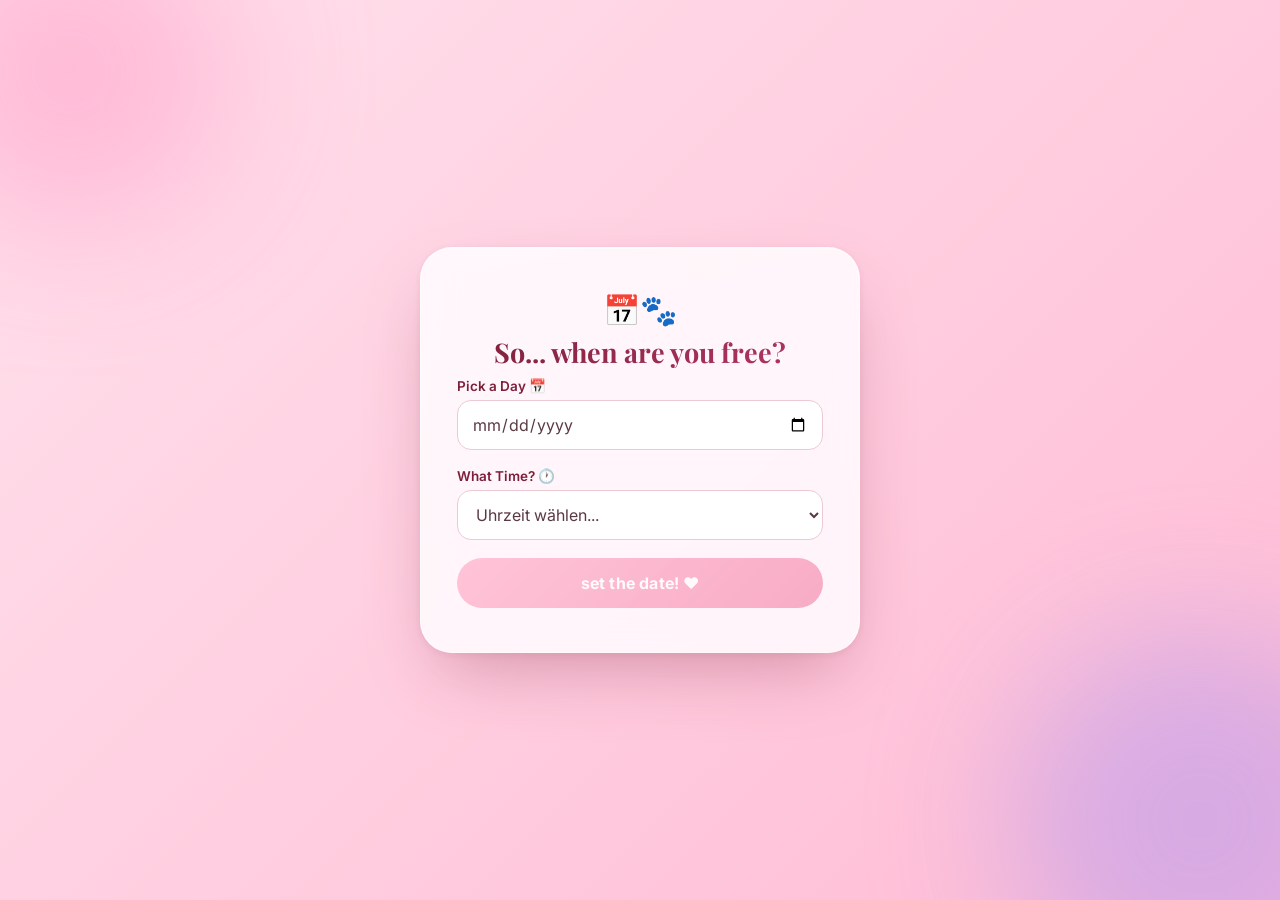
<file: date/index.html>
<!DOCTYPE html>
<html lang="en">
<head>
<meta charset="UTF-8" />
<meta name="viewport" content="width=device-width, initial-scale=1.0" />
<title>Will You Go On A Date With Me?</title>
<link rel="icon" href="data:image/svg+xml,<svg xmlns=%22http://www.w3.org/2000/svg%22 viewBox=%220 0 100 100%22><text y=%22.9em%22 font-size=%2290%22>🌸</text></svg>" />
<link rel="stylesheet" href="/style.css" />
</head>
<body>
  <div class="particles" id="particles" aria-hidden="true"></div>

  <main class="card">
    <div class="icon-row">📅🐾</div>
    <h1>So... when are you free?</h1>

    <div class="field">
      <label for="dayInput">Pick a Day 📅</label>
      <input type="date" id="dayInput" />
    </div>

    <div class="field">
      <label for="timeInput">What Time? 🕐</label>
      <select id="timeInput">
        <option value="">Uhrzeit wählen...</option>
        <option value="00:00">00:00</option>
        <option value="01:00">01:00</option>
        <option value="02:00">02:00</option>
        <option value="03:00">03:00</option>
        <option value="04:00">04:00</option>
        <option value="05:00">05:00</option>
        <option value="06:00">06:00</option>
        <option value="07:00">07:00</option>
        <option value="08:00">08:00</option>
        <option value="09:00">09:00</option>
        <option value="10:00">10:00</option>
        <option value="11:00">11:00</option>
        <option value="12:00">12:00</option>
        <option value="13:00">13:00</option>
        <option value="14:00">14:00</option>
        <option value="16:00">16:00</option>
        <option value="18:00">18:00</option>
        <option value="19:00">19:00</option>
        <option value="20:00">20:00</option>
        <option value="21:00">21:00</option>
        <option value="22:00">22:00</option>
        <option value="23:00">23:00</option>
        <option value="24:00">20:00</option>
      </select>
    </div>

    <button id="setDateBtn" class="btn btn-yes btn-block" type="button" disabled>set the date! ♥</button>
  </main>

  <script src="/script.js"></script>
  <script>
    spawnParticles("particles", "♥", { interval: 700, minSize: 12, maxSize: 18, opacity: 0.3 });

    const dayInput = document.getElementById("dayInput");
    const timeInput = document.getElementById("timeInput");
    const setDateBtn = document.getElementById("setDateBtn");

    dayInput.value = loadDateChoice("day");
    timeInput.value = loadDateChoice("time");

    function checkReady() {
      setDateBtn.disabled = !(dayInput.value && timeInput.value);
    }
    checkReady();

    dayInput.addEventListener("input", checkReady);
    timeInput.addEventListener("change", checkReady);

    setDateBtn.addEventListener("click", async () => {
      if (setDateBtn.disabled) return;
      saveDateChoice("day", dayInput.value);
      saveDateChoice("time", timeInput.value);
      setDateBtn.disabled = true;
      setDateBtn.textContent = "wird gesendet...";
      await notifyDateConfirmed(loadDateChoice("food"), dayInput.value, timeInput.value);
      window.location.href = "/yay";
    });
  </script>
</body>
</html>
</file>
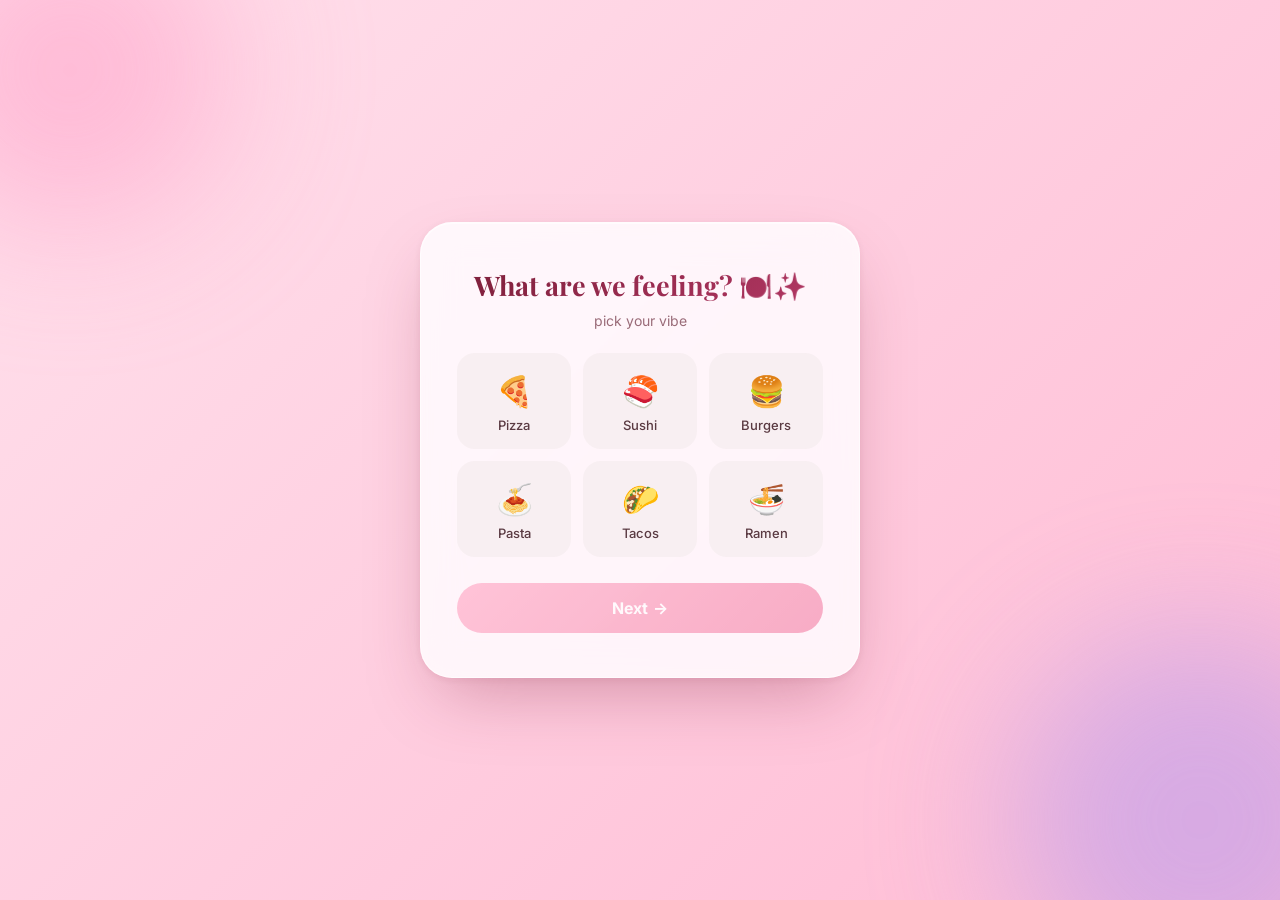
<file: food/index.html>
<!DOCTYPE html>
<html lang="en">
<head>
<meta charset="UTF-8" />
<meta name="viewport" content="width=device-width, initial-scale=1.0" />
<title>Will You Go On A Date With Me?</title>
<link rel="icon" href="data:image/svg+xml,<svg xmlns=%22http://www.w3.org/2000/svg%22 viewBox=%220 0 100 100%22><text y=%22.9em%22 font-size=%2290%22>🌸</text></svg>" />
<link rel="stylesheet" href="/style.css" />
</head>
<body>
  <div class="particles" id="particles" aria-hidden="true"></div>

  <main class="card">
    <h1>What are we feeling? 🍽️✨</h1>
    <p class="subtitle">pick your vibe</p>

    <div class="food-grid" id="foodGrid">
      <button class="food-option" data-food="Pizza" type="button"><span class="food-emoji">🍕</span><span class="food-label">Pizza</span></button>
      <button class="food-option" data-food="Sushi" type="button"><span class="food-emoji">🍣</span><span class="food-label">Sushi</span></button>
      <button class="food-option" data-food="Burgers" type="button"><span class="food-emoji">🍔</span><span class="food-label">Burgers</span></button>
      <button class="food-option" data-food="Pasta" type="button"><span class="food-emoji">🍝</span><span class="food-label">Pasta</span></button>
      <button class="food-option" data-food="Tacos" type="button"><span class="food-emoji">🌮</span><span class="food-label">Tacos</span></button>
      <button class="food-option" data-food="Ramen" type="button"><span class="food-emoji">🍜</span><span class="food-label">Ramen</span></button>
    </div>

    <a href="/date" id="nextBtn" class="btn btn-yes btn-block btn-disabled">Next →</a>
  </main>

  <script src="/script.js"></script>
  <script>
    spawnParticles("particles", "♥", { interval: 700, minSize: 12, maxSize: 18, opacity: 0.3 });

    const grid = document.getElementById("foodGrid");
    const nextBtn = document.getElementById("nextBtn");
    const saved = loadDateChoice("food");

    grid.querySelectorAll(".food-option").forEach((btn) => {
      if (btn.dataset.food === saved) btn.classList.add("selected");
      btn.addEventListener("click", () => {
        grid.querySelectorAll(".food-option").forEach((b) => b.classList.remove("selected"));
        btn.classList.add("selected");
        saveDateChoice("food", btn.dataset.food);
        nextBtn.classList.remove("btn-disabled");
      });
    });

    if (saved) {
      nextBtn.classList.remove("btn-disabled");
    }
  </script>
</body>
</html>
</file>
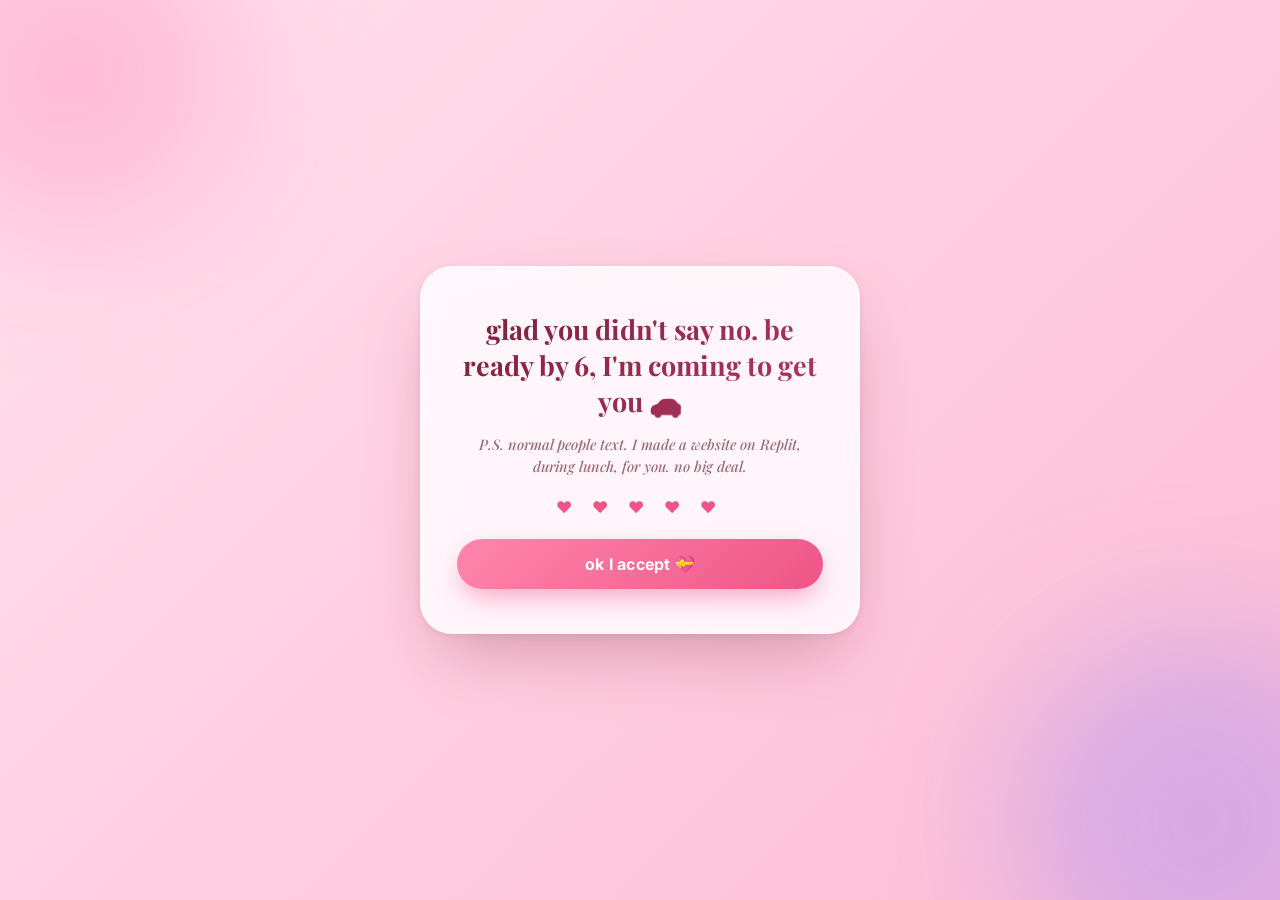
<file: letter/index.html>
<!DOCTYPE html>
<html lang="en">
<head>
<meta charset="UTF-8" />
<meta name="viewport" content="width=device-width, initial-scale=1.0" />
<title>Will You Go On A Date With Me?</title>
<link rel="icon" href="data:image/svg+xml,<svg xmlns=%22http://www.w3.org/2000/svg%22 viewBox=%220 0 100 100%22><text y=%22.9em%22 font-size=%2290%22>🌸</text></svg>" />
<link rel="stylesheet" href="/style.css" />
</head>
<body>
  <div class="particles" id="particles" aria-hidden="true"></div>

  <main class="card">
    <h1>glad you didn't say no. be ready by 6, I'm coming to get you 🚗</h1>

    <p class="ps-text">P.S. normal people text. I made a website on Replit, during lunch, for you. no big deal.</p>

    <div class="hearts-row">♥ ♥ ♥ ♥ ♥</div>

    <a href="/food" class="btn btn-yes btn-block">ok I accept 💝</a>
  </main>

  <script src="/script.js"></script>
  <script>
    spawnParticles("particles", "♥", { interval: 700, minSize: 12, maxSize: 18, opacity: 0.3 });
  </script>
</body>
</html>
</file>
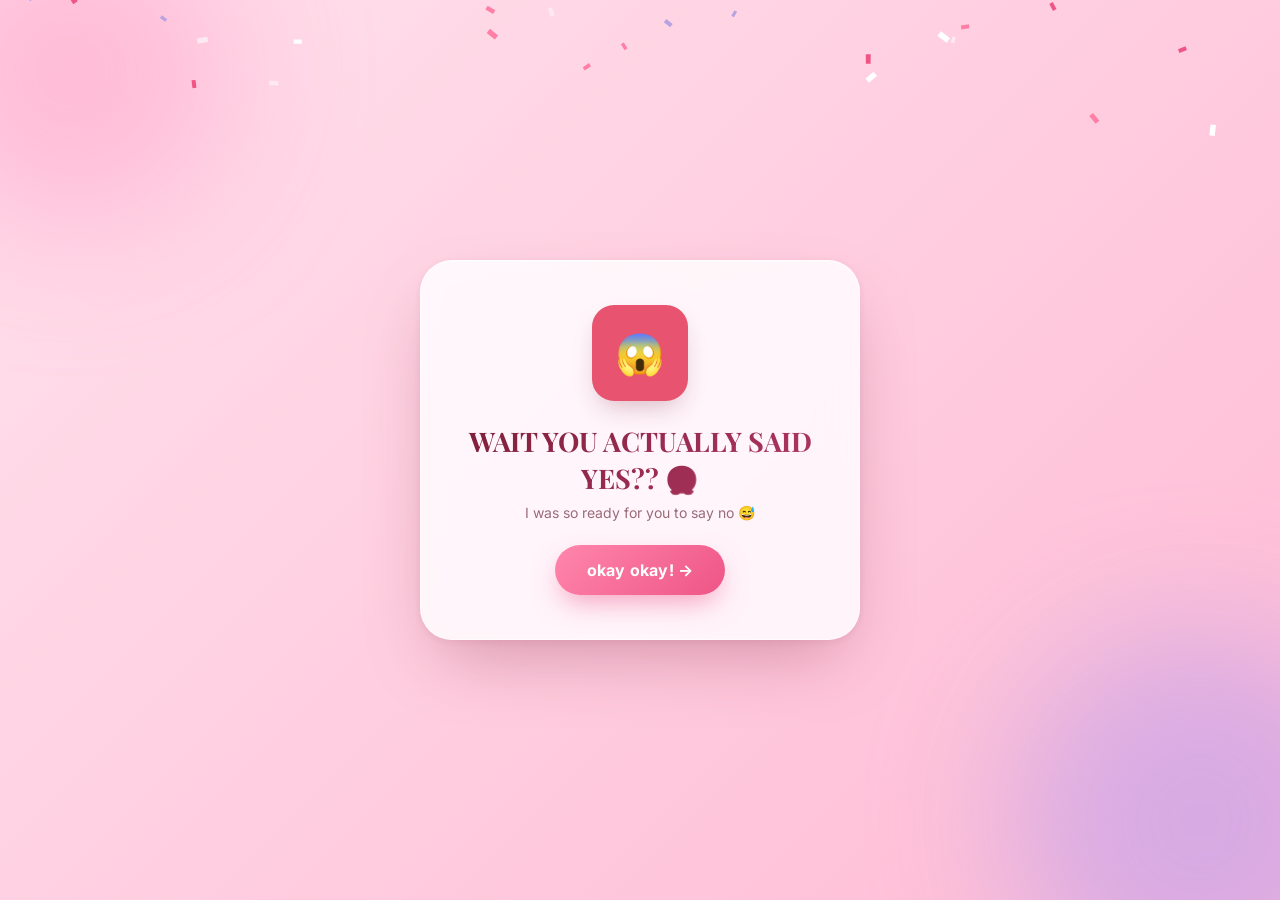
<file: yay/index.html>
<!DOCTYPE html>
<html lang="en">
<head>
<meta charset="UTF-8" />
<meta name="viewport" content="width=device-width, initial-scale=1.0" />
<title>Will You Go On A Date With Me?</title>
<link rel="icon" href="data:image/svg+xml,<svg xmlns=%22http://www.w3.org/2000/svg%22 viewBox=%220 0 100 100%22><text y=%22.9em%22 font-size=%2290%22>🌸</text></svg>" />
<link rel="stylesheet" href="/style.css" />
</head>
<body>
  <canvas id="confetti" aria-hidden="true" style="position:fixed;inset:0;z-index:2;pointer-events:none;"></canvas>

  <main class="card">
    <div class="avatar" style="background:#e8546f; font-size:40px;">😱</div>

    <h1>WAIT YOU ACTUALLY SAID YES?? 😭</h1>
    <p class="subtitle">I was so ready for you to say no 😅</p>

    <div class="summary" id="summary" style="display:none;"></div>

    <a href="/" id="okBtn" class="btn btn-yes">okay okay! →</a>
  </main>

  <script src="/script.js"></script>
  <script>
    const food = loadDateChoice("food");
    const day = loadDateChoice("day");
    const time = loadDateChoice("time");

    if (food || day || time) {
      const summary = document.getElementById("summary");
      const parts = [];
      if (food) parts.push(`<strong>Food:</strong> ${food}`);
      if (day) parts.push(`<strong>Day:</strong> ${new Date(day + "T00:00:00").toLocaleDateString(undefined, { weekday: "long", month: "long", day: "numeric" })}`);
      if (time) parts.push(`<strong>Time:</strong> ${time}`);
      summary.innerHTML = parts.join("<br />");
      summary.style.display = "block";
    }

    const canvas = document.getElementById("confetti");
    const ctx = canvas.getContext("2d");
    function resize() {
      canvas.width = window.innerWidth;
      canvas.height = window.innerHeight;
    }
    resize();
    window.addEventListener("resize", resize);

    const colors = ["#ff7fa6", "#ee5586", "#b7a3e0", "#fdeaf0", "#ffffff"];
    const pieces = Array.from({ length: 140 }, () => ({
      x: Math.random() * canvas.width,
      y: -20 - Math.random() * canvas.height * 0.5,
      size: 6 + Math.random() * 6,
      color: colors[Math.floor(Math.random() * colors.length)],
      speedY: 2 + Math.random() * 3,
      speedX: -2 + Math.random() * 4,
      rotation: Math.random() * 360,
      rotationSpeed: -6 + Math.random() * 12,
    }));

    const start = performance.now();
    const duration = 3500;

    function frame(now) {
      const elapsed = now - start;
      ctx.clearRect(0, 0, canvas.width, canvas.height);
      pieces.forEach((p) => {
        p.x += p.speedX;
        p.y += p.speedY;
        p.rotation += p.rotationSpeed;
        ctx.save();
        ctx.translate(p.x, p.y);
        ctx.rotate((p.rotation * Math.PI) / 180);
        ctx.fillStyle = p.color;
        ctx.fillRect(-p.size / 2, -p.size / 4, p.size, p.size / 2);
        ctx.restore();
      });
      if (elapsed < duration) {
        requestAnimationFrame(frame);
      } else {
        ctx.clearRect(0, 0, canvas.width, canvas.height);
      }
    }
    requestAnimationFrame(frame);
  </script>
</body>
</html>
</file>
<file: style.css>
@import url("https://fonts.googleapis.com/css2?family=Playfair+Display:ital,wght@0,600;0,700;1,500&family=Inter:wght@400;500;600;700&display=swap");

@view-transition {
  navigation: auto;
}

:root {
  --bg-1: #ffe1ec;
  --bg-2: #ffb8d2;
  --bg-3: #d9b8f5;
  --card-bg: rgba(255, 255, 255, 0.82);
  --heading: #7d1f3a;
  --heading-2: #b23763;
  --text-muted: #9a6b78;
  --yes-pink-1: #ff86ac;
  --yes-pink-2: #ee5586;
  --no-purple-1: #c9b1f5;
  --no-purple-2: #a98ee0;
  --accent-border: #ee5586;
  --ease: cubic-bezier(0.22, 1, 0.36, 1);
}

* {
  box-sizing: border-box;
}

html, body {
  height: 100%;
}

body {
  margin: 0;
  min-height: 100dvh;
  display: flex;
  align-items: center;
  justify-content: center;
  font-family: "Inter", -apple-system, BlinkMacSystemFont, "Segoe UI", sans-serif;
  background: linear-gradient(135deg, var(--bg-1), var(--bg-2) 45%, var(--bg-3));
  background-size: 240% 240%;
  animation: gradientShift 16s ease infinite;
  overflow-x: hidden;
  padding: 32px 20px;
  position: relative;
  -webkit-tap-highlight-color: transparent;
}

@keyframes gradientShift {
  0%, 100% { background-position: 0% 50%; }
  50% { background-position: 100% 50%; }
}

body::before,
body::after {
  content: "";
  position: fixed;
  z-index: -1;
  border-radius: 50%;
  filter: blur(70px);
  opacity: 0.55;
  pointer-events: none;
  animation: blobFloat 18s ease-in-out infinite alternate;
}

body::before {
  width: 320px;
  height: 320px;
  background: #ff9fc7;
  top: -90px;
  left: -90px;
}

body::after {
  width: 380px;
  height: 380px;
  background: #b79bef;
  bottom: -110px;
  right: -110px;
  animation-delay: -9s;
}

@keyframes blobFloat {
  0% { transform: translate(0, 0) scale(1); }
  100% { transform: translate(30px, 40px) scale(1.18); }
}

.particles {
  position: fixed;
  inset: 0;
  z-index: 0;
  overflow: hidden;
  pointer-events: none;
}

.particle {
  position: absolute;
  bottom: -40px;
  animation: floatUp linear forwards;
}

@keyframes floatUp {
  to {
    transform: translateY(-115vh) rotate(15deg);
    opacity: 0;
  }
}

.tap-burst {
  position: fixed;
  transform: translate(-50%, -50%);
  pointer-events: none;
  z-index: 50;
  font-size: 18px;
  animation: tapBurst 0.7s var(--ease) forwards;
}

@keyframes tapBurst {
  to {
    transform: translate(calc(-50% + var(--tx)), calc(-50% + var(--ty))) scale(1.5) rotate(var(--tr));
    opacity: 0;
  }
}

.card {
  position: relative;
  z-index: 1;
  background: var(--card-bg);
  backdrop-filter: blur(18px) saturate(160%);
  -webkit-backdrop-filter: blur(18px) saturate(160%);
  border: 1px solid rgba(255, 255, 255, 0.6);
  border-radius: 32px;
  padding: 44px 36px;
  max-width: 440px;
  width: 100%;
  text-align: center;
  box-shadow:
    0 30px 70px -20px rgba(125, 31, 58, 0.35),
    0 2px 8px rgba(125, 31, 58, 0.08),
    inset 0 1px 0 rgba(255, 255, 255, 0.6);
  animation: pop-in 0.5s var(--ease);
}

@keyframes pop-in {
  from { opacity: 0; transform: scale(0.92) translateY(14px); }
  to { opacity: 1; transform: scale(1) translateY(0); }
}

.avatar {
  width: 96px;
  height: 96px;
  border-radius: 22px;
  margin: 0 auto 22px;
  overflow: hidden;
  display: flex;
  align-items: center;
  justify-content: center;
  background: #f3d6de;
  font-size: 44px;
  box-shadow: 0 12px 26px -8px rgba(125, 31, 58, 0.3);
  transition: transform 0.35s var(--ease);
}

.avatar:hover {
  transform: scale(1.06) rotate(-2deg);
}

.avatar img {
  width: 100%;
  height: 100%;
  object-fit: cover;
  display: block;
}

.avatar.no-photo img {
  display: none;
}

.avatar span {
  display: none;
}

.avatar.no-photo span {
  display: block;
}

h1 {
  font-family: "Playfair Display", Georgia, "Times New Roman", serif;
  font-weight: 700;
  font-size: 27px;
  color: var(--heading);
  margin: 0 0 8px;
  line-height: 1.35;
}

@supports (background-clip: text) or (-webkit-background-clip: text) {
  h1 {
    background: linear-gradient(135deg, var(--heading), var(--heading-2));
    -webkit-background-clip: text;
    background-clip: text;
    color: transparent;
  }
}

.ps-text {
  font-family: "Playfair Display", Georgia, serif;
  font-style: italic;
  font-weight: 500;
  color: var(--text-muted);
  font-size: 14.5px;
  line-height: 1.5;
  margin: 14px 0 20px;
}

.subtitle {
  color: var(--text-muted);
  font-size: 14px;
  margin: 0 0 24px;
}

.hearts-row {
  font-size: 16px;
  letter-spacing: 8px;
  margin-bottom: 22px;
  color: var(--yes-pink-2);
  animation: heartPulse 1.8s ease-in-out infinite;
}

@keyframes heartPulse {
  0%, 100% { transform: scale(1); }
  50% { transform: scale(1.08); }
}

.button-row {
  display: flex;
  gap: 14px;
  justify-content: center;
  align-items: center;
  flex-wrap: wrap;
}

.btn {
  border: none;
  border-radius: 999px;
  padding: 15px 32px;
  font-size: 16px;
  font-weight: 700;
  letter-spacing: 0.2px;
  font-family: inherit;
  cursor: pointer;
  position: relative;
  overflow: hidden;
  isolation: isolate;
  transition: transform 0.35s var(--ease), box-shadow 0.35s var(--ease), filter 0.25s var(--ease);
  text-decoration: none;
  display: inline-flex;
  align-items: center;
  justify-content: center;
  gap: 6px;
  -webkit-tap-highlight-color: transparent;
}

.btn::after {
  content: "";
  position: absolute;
  inset: 0;
  z-index: -1;
  background: linear-gradient(120deg, rgba(255, 255, 255, 0.4), rgba(255, 255, 255, 0) 60%);
  opacity: 0;
  transition: opacity 0.3s var(--ease);
}

.btn:hover::after {
  opacity: 1;
}

.btn:hover {
  transform: translateY(-3px) scale(1.04);
}

.btn:active {
  transform: translateY(0) scale(0.96);
  transition-duration: 0.12s;
}

.btn-yes {
  background: linear-gradient(135deg, var(--yes-pink-1), var(--yes-pink-2));
  color: #fff;
  box-shadow: 0 12px 28px -6px rgba(238, 85, 134, 0.55);
}

.btn-yes:hover {
  box-shadow: 0 18px 36px -8px rgba(238, 85, 134, 0.6);
}

.btn-no {
  background: linear-gradient(135deg, var(--no-purple-1), var(--no-purple-2));
  color: #fff;
  box-shadow: 0 10px 22px -6px rgba(169, 142, 224, 0.55);
}

#noBtn {
  transition: left 0.3s var(--ease), top 0.3s var(--ease), transform 0.35s var(--ease), box-shadow 0.35s var(--ease), filter 0.25s var(--ease);
}

.btn-block {
  display: flex;
  width: 100%;
  margin-top: 4px;
}

.btn[disabled],
.btn.btn-disabled {
  opacity: 0.45;
  cursor: not-allowed;
  pointer-events: none;
  transform: none !important;
  box-shadow: none;
}

/* food grid */
.food-grid {
  display: grid;
  grid-template-columns: repeat(3, 1fr);
  gap: 12px;
  margin-bottom: 26px;
}

.food-option {
  background: rgba(247, 238, 240, 0.85);
  border: 2px solid transparent;
  border-radius: 18px;
  padding: 18px 8px 14px;
  cursor: pointer;
  font-family: inherit;
  position: relative;
  transition: transform 0.3s var(--ease), border-color 0.3s var(--ease), background 0.3s var(--ease), box-shadow 0.3s var(--ease);
  -webkit-tap-highlight-color: transparent;
}

.food-option:hover {
  transform: translateY(-4px) scale(1.03);
  box-shadow: 0 12px 22px -10px rgba(125, 31, 58, 0.3);
}

.food-option:active {
  transform: translateY(-1px) scale(0.98);
}

.food-option.selected {
  border-color: var(--accent-border);
  background: #fdeaf0;
  box-shadow: 0 10px 22px -8px rgba(238, 85, 134, 0.4);
}

.food-option.selected::after {
  content: "✓";
  position: absolute;
  top: 6px;
  right: 8px;
  width: 18px;
  height: 18px;
  border-radius: 50%;
  background: var(--accent-border);
  color: #fff;
  font-size: 11px;
  display: flex;
  align-items: center;
  justify-content: center;
  animation: pop-in 0.25s var(--ease);
}

.food-emoji {
  font-size: 30px;
  display: block;
  margin-bottom: 8px;
  transition: transform 0.3s var(--ease);
}

.food-option:hover .food-emoji {
  transform: scale(1.15) rotate(-6deg);
}

.food-label {
  font-size: 13px;
  color: #5a3a42;
  font-weight: 500;
}

/* date/time form */
.field {
  text-align: left;
  margin-bottom: 18px;
}

.field label {
  display: block;
  font-size: 13.5px;
  font-weight: 600;
  color: var(--heading);
  margin-bottom: 6px;
}

.field input,
.field select {
  width: 100%;
  max-width: 100%;
  min-width: 0;
  -webkit-min-logical-width: 100%;
  padding: 13px 14px;
  border-radius: 14px;
  border: 1.5px solid #ecc9d3;
  font-size: 16px;
  font-family: inherit;
  color: #5a3a42;
  background: #fff;
  transition: border-color 0.25s var(--ease), box-shadow 0.25s var(--ease);
}

.field input:focus,
.field select:focus {
  outline: none;
  border-color: var(--accent-border);
  box-shadow: 0 0 0 4px rgba(238, 85, 134, 0.15);
}

.icon-row {
  font-size: 30px;
  margin-bottom: 6px;
}

.summary {
  background: rgba(247, 238, 240, 0.85);
  border-radius: 16px;
  padding: 14px 16px;
  font-size: 14px;
  color: #5a3a42;
  margin-bottom: 22px;
  text-align: left;
}

.summary strong {
  color: var(--heading);
}

@media (max-width: 420px) {
  .card {
    padding: 34px 22px;
  }
  h1 {
    font-size: 22px;
  }
  .food-grid {
    gap: 10px;
  }
}

@media (prefers-reduced-motion: reduce) {
  *, *::before, *::after {
    animation-duration: 0.01ms !important;
    animation-iteration-count: 1 !important;
    transition-duration: 0.01ms !important;
  }
}
</file>
